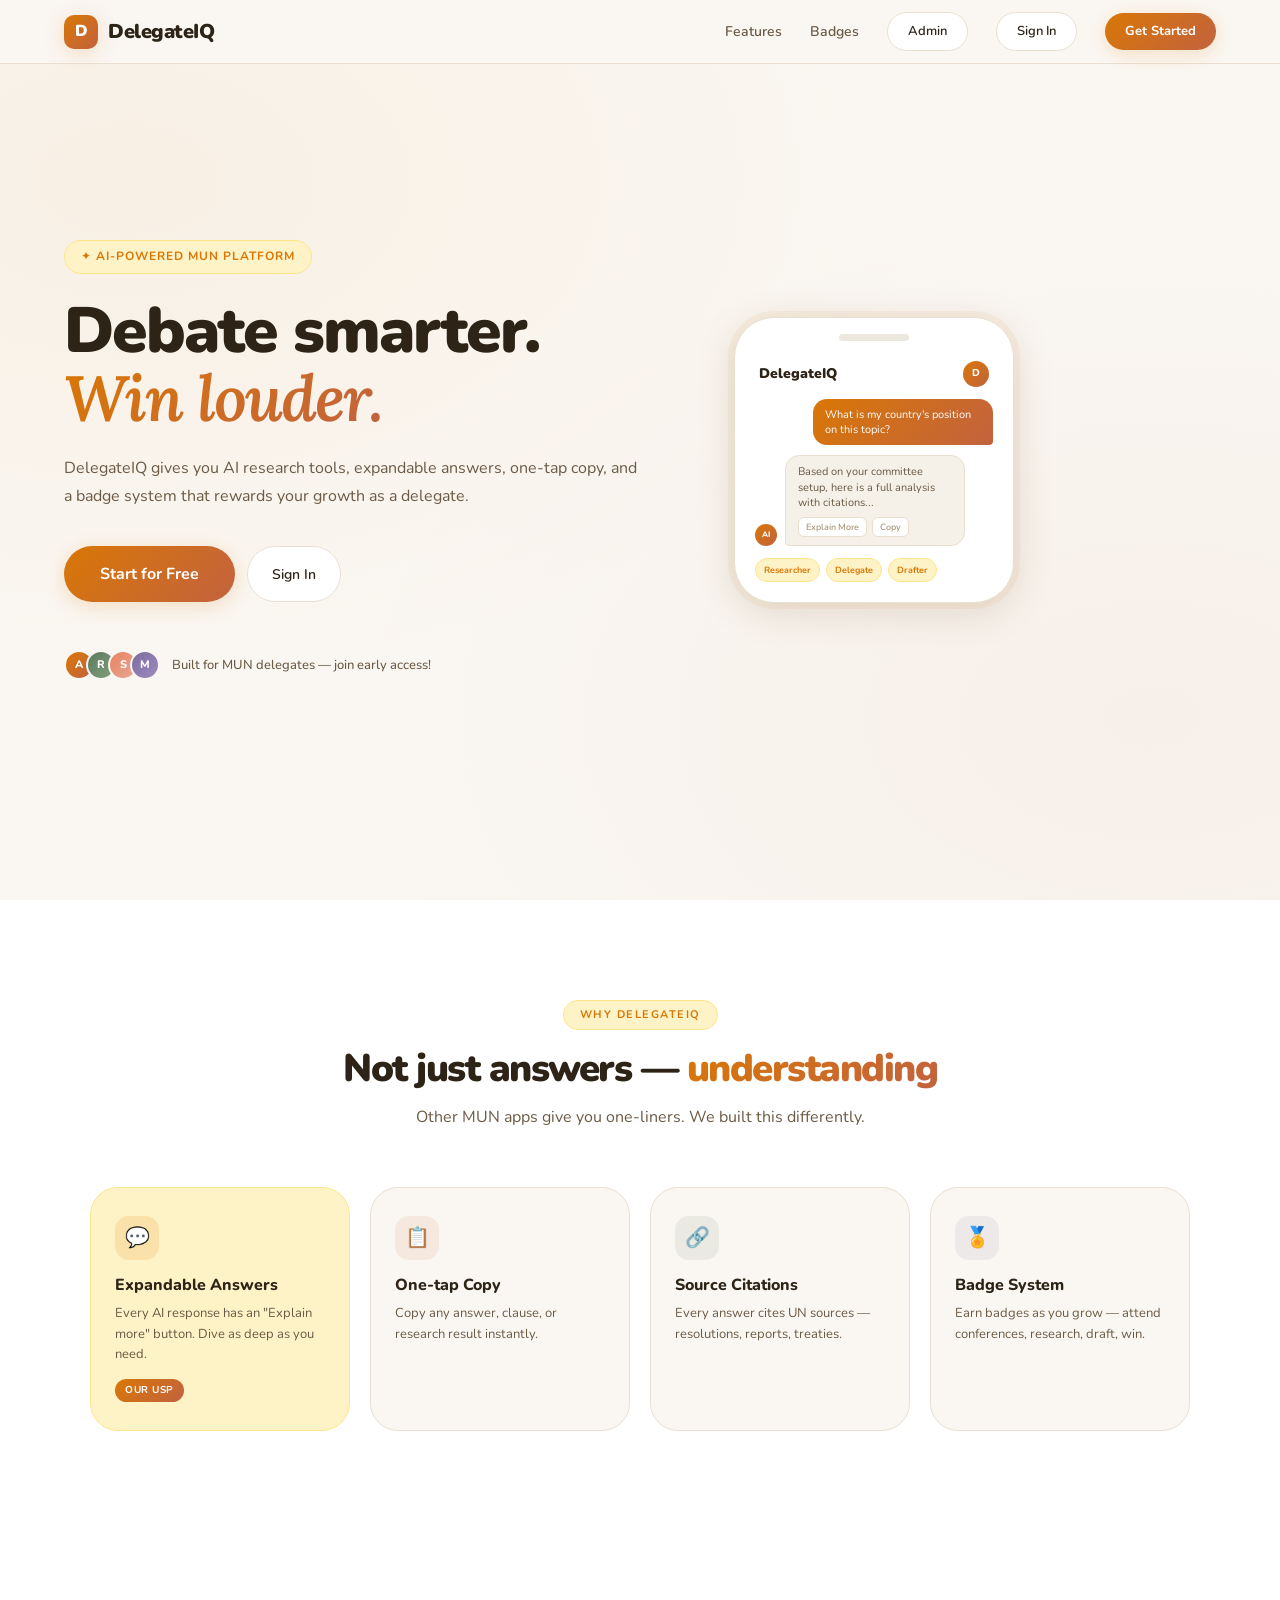
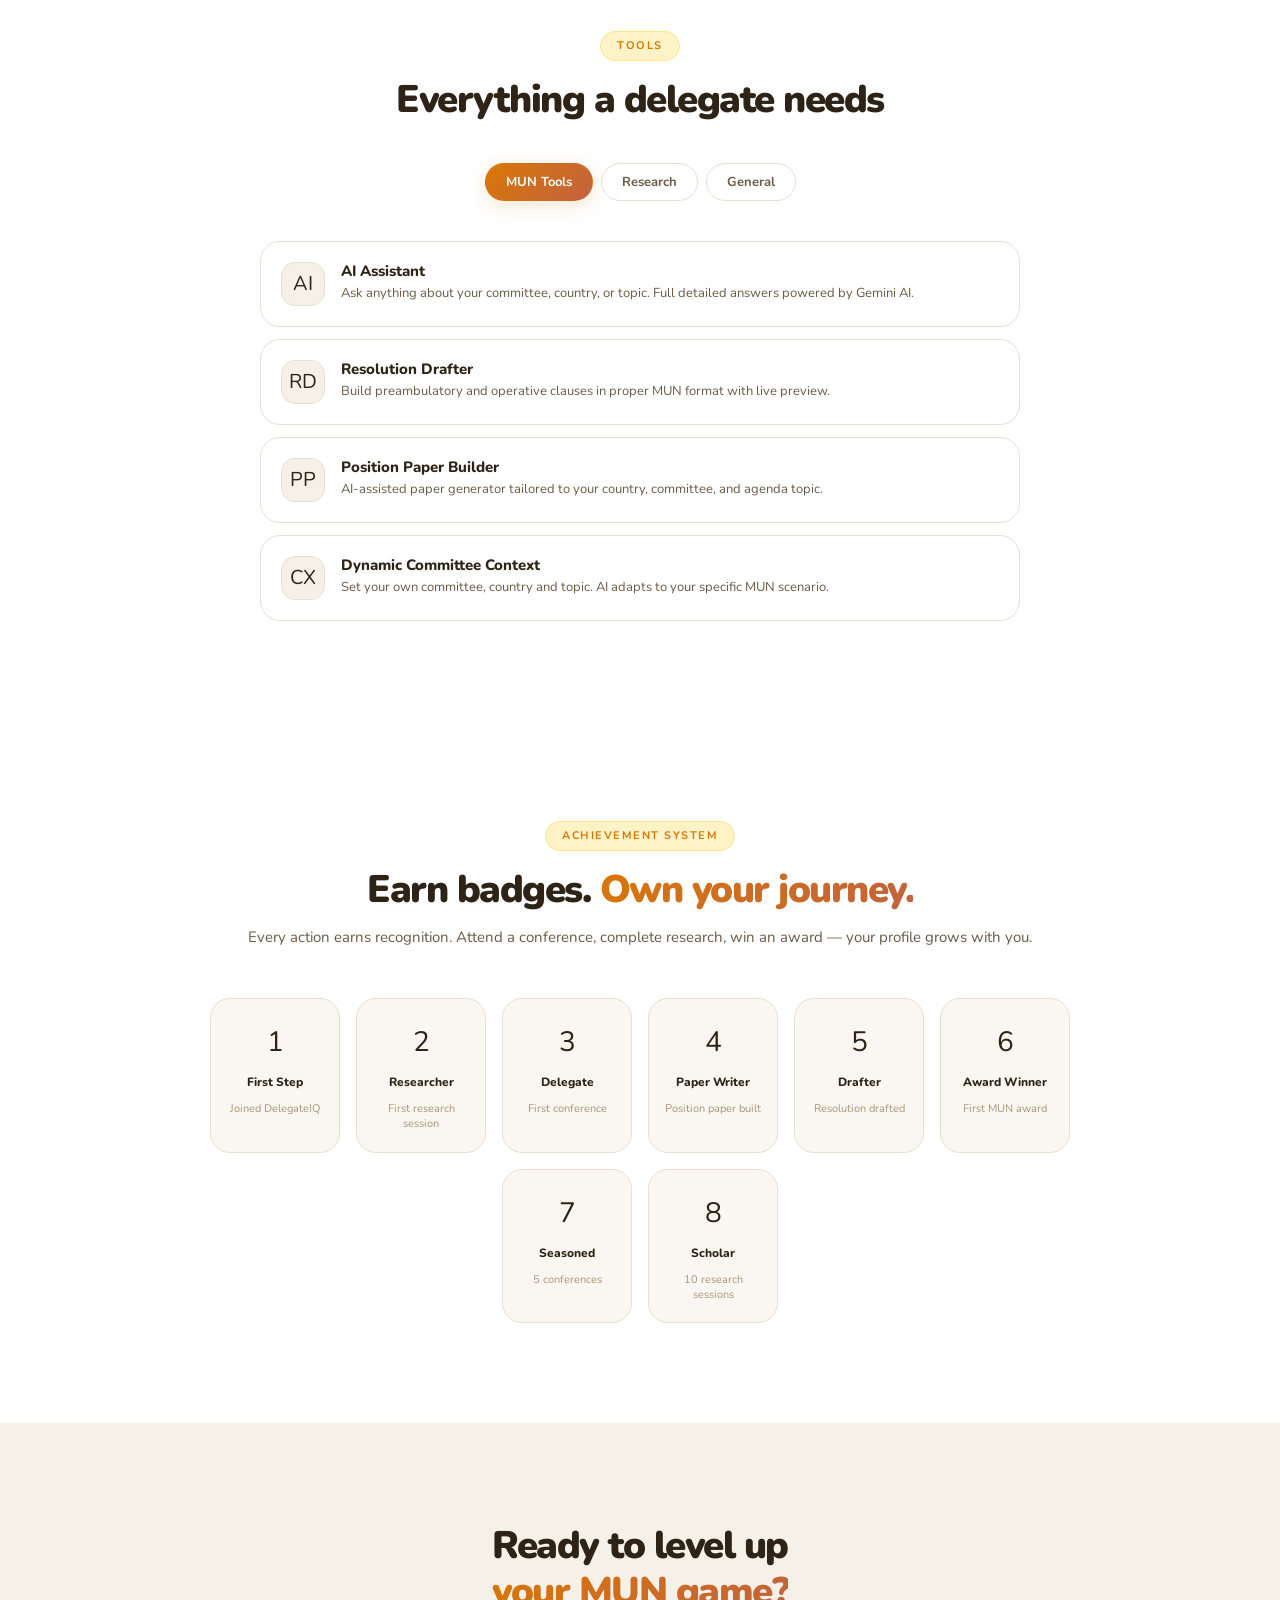
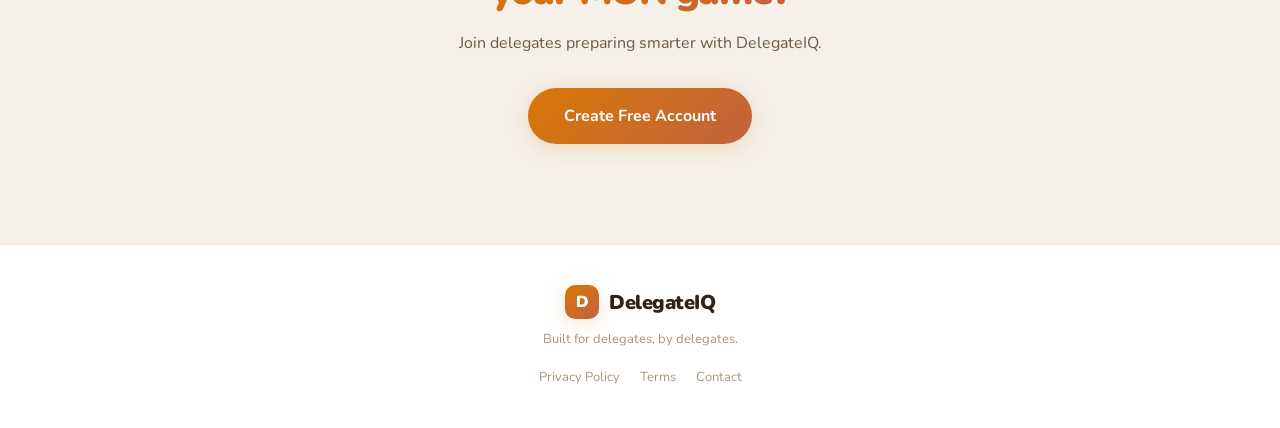
<file: index.html>
<!DOCTYPE html>
<html lang="en">
<head>
  <meta charset="UTF-8"/>
  <meta name="viewport" content="width=device-width, initial-scale=1.0"/>
  <title>DelegateIQ — Your AI-Powered MUN Companion</title>
  <link rel="stylesheet" href="css/style.css"/>
</head>
<body class="landing-page">
  <nav class="navbar">
    <div class="nav-logo"><div class="logo-mark">D</div><span class="logo-text">DelegateIQ</span></div>
    <div class="nav-links">
      <a href="#features">Features</a>
      <a href="#badges">Badges</a>
      <a href="pages/admin-login.html" class="btn-glass" style="padding:8px 20px;font-size:13px;">Admin</a>
      <a href="pages/login.html" class="btn-glass" style="padding:8px 20px;font-size:13px;">Sign In</a>
      <a href="pages/signup.html" class="btn-primary" style="padding:8px 20px;font-size:13px;">Get Started</a>
    </div>
  </nav>

  <section class="hero">
    <div class="hero-content">
      <div class="hero-eyebrow">✦ AI-Powered MUN Platform</div>
      <h1 class="hero-title">Debate smarter.<br/><span class="grad-word italic-word">Win louder.</span></h1>
      <p class="hero-sub">DelegateIQ gives you AI research tools, expandable answers, one-tap copy, and a badge system that rewards your growth as a delegate.</p>
      <div class="hero-ctas">
        <a href="pages/signup.html" class="btn-primary btn-lg">Start for Free</a>
        <a href="pages/login.html" class="btn-glass">Sign In</a>
      </div>
      <div class="hero-social-proof">
        <div class="avatar-stack"><span class="a1">A</span><span class="a2">R</span><span class="a3">S</span><span class="a4">M</span></div>
        <p class="social-text">Built for MUN delegates — join early access!</p>
      </div>
    </div>
    <div class="hero-visual">
      <div class="phone-frame">
        <div class="phone-notch"></div>
        <div class="phone-screen-content">
          <div class="phone-header"><span class="phone-header-logo">DelegateIQ</span><div class="phone-avatar">D</div></div>
          <div class="phone-chat">
            <div class="p-msg user"><div class="p-bubble user">What is my country's position on this topic?</div></div>
            <div class="p-msg">
              <div class="p-avatar">AI</div>
              <div class="p-bubble ai">Based on your committee setup, here is a full analysis with citations...
                <div class="p-actions">
                  <button class="p-action-btn">Explain More</button>
                  <button class="p-action-btn">Copy</button>
                </div>
              </div>
            </div>
          </div>
          <div class="phone-badge-strip">
            <div class="mini-badge">Researcher</div>
            <div class="mini-badge">Delegate</div>
            <div class="mini-badge">Drafter</div>
          </div>
        </div>
      </div>
    </div>
  </section>

  <section class="usp-section" id="features">
    <div class="section-eyebrow">Why DelegateIQ</div>
    <h2>Not just answers — <span class="grad-word">understanding</span></h2>
    <p class="section-sub">Other MUN apps give you one-liners. We built this differently.</p>
    <div class="usp-grid">
      <div class="usp-card featured">
        <div class="usp-icon-wrap" style="background:rgba(217,119,6,0.15)">&#128172;</div>
        <h3>Expandable Answers</h3>
        <p>Every AI response has an "Explain more" button. Dive as deep as you need.</p>
        <div class="usp-tag">Our USP</div>
      </div>
      <div class="usp-card">
        <div class="usp-icon-wrap" style="background:rgba(194,98,63,0.1)">&#128203;</div>
        <h3>One-tap Copy</h3>
        <p>Copy any answer, clause, or research result instantly.</p>
      </div>
      <div class="usp-card">
        <div class="usp-icon-wrap" style="background:rgba(92,122,92,0.1)">&#128279;</div>
        <h3>Source Citations</h3>
        <p>Every answer cites UN sources — resolutions, reports, treaties.</p>
      </div>
      <div class="usp-card">
        <div class="usp-icon-wrap" style="background:rgba(124,107,158,0.1)">&#127941;</div>
        <h3>Badge System</h3>
        <p>Earn badges as you grow — attend conferences, research, draft, win.</p>
      </div>
    </div>
  </section>

  <section class="features-section">
    <div class="section-eyebrow">Tools</div>
    <h2>Everything a delegate needs</h2>
    <div class="feat-tabs">
      <button class="feat-tab active" data-tab="mun">MUN Tools</button>
      <button class="feat-tab" data-tab="research">Research</button>
      <button class="feat-tab" data-tab="general">General</button>
    </div>
    <div class="feat-content active" id="ftab-mun">
      <div class="feat-list">
        <div class="feat-item"><div class="feat-icon">AI</div><div><h4>AI Assistant</h4><p>Ask anything about your committee, country, or topic. Full detailed answers powered by Gemini AI.</p></div></div>
        <div class="feat-item"><div class="feat-icon">RD</div><div><h4>Resolution Drafter</h4><p>Build preambulatory and operative clauses in proper MUN format with live preview.</p></div></div>
        <div class="feat-item"><div class="feat-icon">PP</div><div><h4>Position Paper Builder</h4><p>AI-assisted paper generator tailored to your country, committee, and agenda topic.</p></div></div>
        <div class="feat-item"><div class="feat-icon">CX</div><div><h4>Dynamic Committee Context</h4><p>Set your own committee, country and topic. AI adapts to your specific MUN scenario.</p></div></div>
      </div>
    </div>
    <div class="feat-content" id="ftab-research">
      <div class="feat-list">
        <div class="feat-item"><div class="feat-icon">UN</div><div><h4>UN Document Search</h4><p>Search real Wikipedia-based articles on any MUN topic. Copy, read full, or ask AI about any result.</p></div></div>
        <div class="feat-item"><div class="feat-icon">DF</div><div><h4>Dirt Finder</h4><p>Enter any country and AI finds real contradictions in their UN positions.</p></div></div>
        <div class="feat-item"><div class="feat-icon">PO</div><div><h4>POO Guide</h4><p>Quick reference for Points of Order, moderated caucus, voting procedure.</p></div></div>
      </div>
    </div>
    <div class="feat-content" id="ftab-general">
      <div class="feat-list">
        <div class="feat-item"><div class="feat-icon">BD</div><div><h4>Badge Achievement System</h4><p>Earn badges automatically as you use the platform.</p></div></div>
        <div class="feat-item"><div class="feat-icon">PR</div><div><h4>Delegate Profile</h4><p>Track your MUN history, conferences, awards, and badges.</p></div></div>
        <div class="feat-item"><div class="feat-icon">AU</div><div><h4>Secure User Accounts</h4><p>Real Firebase authentication with email/password and Google sign-in.</p></div></div>
        <div class="feat-item"><div class="feat-icon">AD</div><div><h4>Admin Panel</h4><p>Admins can post conference dates, committees, and announcements for all delegates.</p></div></div>
      </div>
    </div>
  </section>

  <section class="badges-section" id="badges">
    <div class="section-eyebrow">Achievement System</div>
    <h2>Earn badges. <span class="grad-word">Own your journey.</span></h2>
    <p class="section-sub">Every action earns recognition. Attend a conference, complete research, win an award — your profile grows with you.</p>
    <div class="badges-showcase">
      <div class="badge-preview"><div class="badge-emoji">1</div><div class="badge-name">First Step</div><div class="badge-desc">Joined DelegateIQ</div></div>
      <div class="badge-preview"><div class="badge-emoji">2</div><div class="badge-name">Researcher</div><div class="badge-desc">First research session</div></div>
      <div class="badge-preview"><div class="badge-emoji">3</div><div class="badge-name">Delegate</div><div class="badge-desc">First conference</div></div>
      <div class="badge-preview"><div class="badge-emoji">4</div><div class="badge-name">Paper Writer</div><div class="badge-desc">Position paper built</div></div>
      <div class="badge-preview"><div class="badge-emoji">5</div><div class="badge-name">Drafter</div><div class="badge-desc">Resolution drafted</div></div>
      <div class="badge-preview"><div class="badge-emoji">6</div><div class="badge-name">Award Winner</div><div class="badge-desc">First MUN award</div></div>
      <div class="badge-preview"><div class="badge-emoji">7</div><div class="badge-name">Seasoned</div><div class="badge-desc">5 conferences</div></div>
      <div class="badge-preview"><div class="badge-emoji">8</div><div class="badge-name">Scholar</div><div class="badge-desc">10 research sessions</div></div>
    </div>
  </section>

  <section class="cta-section">
    <div class="cta-inner">
      <h2>Ready to level up<br/><span class="grad-word">your MUN game?</span></h2>
      <p>Join delegates preparing smarter with DelegateIQ.</p>
      <a href="pages/signup.html" class="btn-primary btn-lg">Create Free Account</a>
    </div>
  </section>

  <footer class="footer">
    <div class="footer-logo"><div class="logo-mark">D</div><span class="logo-text">DelegateIQ</span></div>
    <p>Built for delegates, by delegates.</p>
    <div class="footer-links">
      <a href="privacy.html">Privacy Policy</a>
      <a href="terms.html">Terms</a>
      <a href="mailto:delegateiq2026@gmail.com">Contact</a>
    </div>
  </footer>

  <script>
    document.querySelectorAll('.feat-tab').forEach(btn => {
      btn.addEventListener('click', function() {
        document.querySelectorAll('.feat-tab').forEach(b => b.classList.remove('active'));
        document.querySelectorAll('.feat-content').forEach(c => c.classList.remove('active'));
        this.classList.add('active');
        document.getElementById('ftab-' + this.dataset.tab)?.classList.add('active');
      });
    });
  </script>
</body>
</html>
</file>
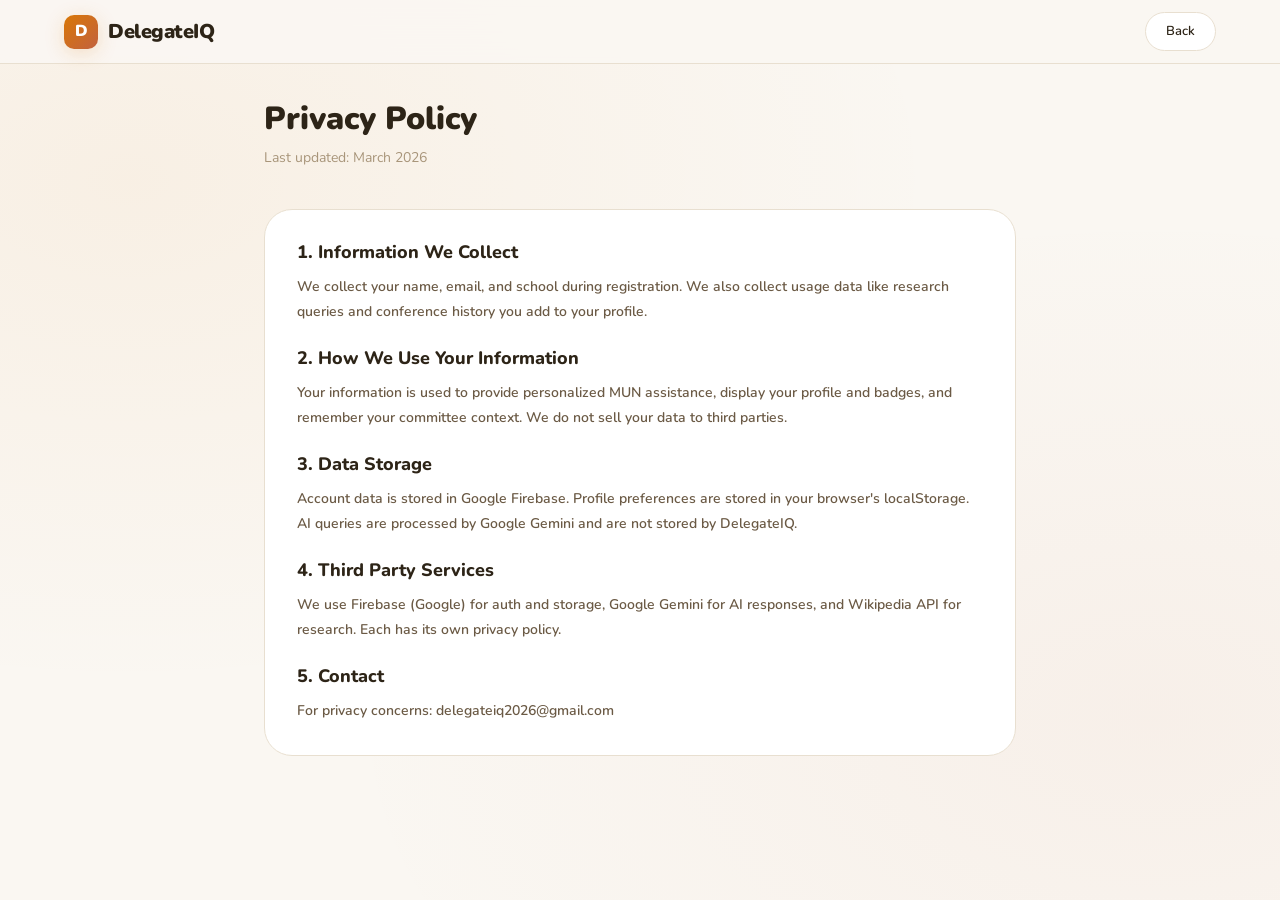
<file: privacy.html>
<!DOCTYPE html><html lang="en"><head><meta charset="UTF-8"/><meta name="viewport" content="width=device-width, initial-scale=1.0"/><title>Privacy Policy — DelegateIQ</title><link rel="stylesheet" href="css/style.css"/></head><body class="landing-page"><nav class="navbar"><div class="nav-logo"><div class="logo-mark">D</div><span class="logo-text">DelegateIQ</span></div><div class="nav-links"><a href="index.html" class="btn-glass" style="padding:8px 20px;font-size:13px;">Back</a></div></nav><div style="max-width:800px;margin:100px auto 60px;padding:0 24px;"><h1 style="font-size:32px;font-weight:900;margin-bottom:8px;">Privacy Policy</h1><p style="color:var(--text-muted);font-size:14px;margin-bottom:40px;">Last updated: March 2026</p><div style="background:white;border:1.5px solid var(--border);border-radius:var(--r-xl);padding:32px;display:flex;flex-direction:column;gap:24px;"><div><h2 style="font-size:18px;font-weight:800;margin-bottom:10px;">1. Information We Collect</h2><p style="color:var(--text-secondary);font-size:14px;line-height:1.8;font-weight:600;">We collect your name, email, and school during registration. We also collect usage data like research queries and conference history you add to your profile.</p></div><div><h2 style="font-size:18px;font-weight:800;margin-bottom:10px;">2. How We Use Your Information</h2><p style="color:var(--text-secondary);font-size:14px;line-height:1.8;font-weight:600;">Your information is used to provide personalized MUN assistance, display your profile and badges, and remember your committee context. We do not sell your data to third parties.</p></div><div><h2 style="font-size:18px;font-weight:800;margin-bottom:10px;">3. Data Storage</h2><p style="color:var(--text-secondary);font-size:14px;line-height:1.8;font-weight:600;">Account data is stored in Google Firebase. Profile preferences are stored in your browser's localStorage. AI queries are processed by Google Gemini and are not stored by DelegateIQ.</p></div><div><h2 style="font-size:18px;font-weight:800;margin-bottom:10px;">4. Third Party Services</h2><p style="color:var(--text-secondary);font-size:14px;line-height:1.8;font-weight:600;">We use Firebase (Google) for auth and storage, Google Gemini for AI responses, and Wikipedia API for research. Each has its own privacy policy.</p></div><div><h2 style="font-size:18px;font-weight:800;margin-bottom:10px;">5. Contact</h2><p style="color:var(--text-secondary);font-size:14px;line-height:1.8;font-weight:600;">For privacy concerns: delegateiq2026@gmail.com</p></div></div></div></body></html>
</file>
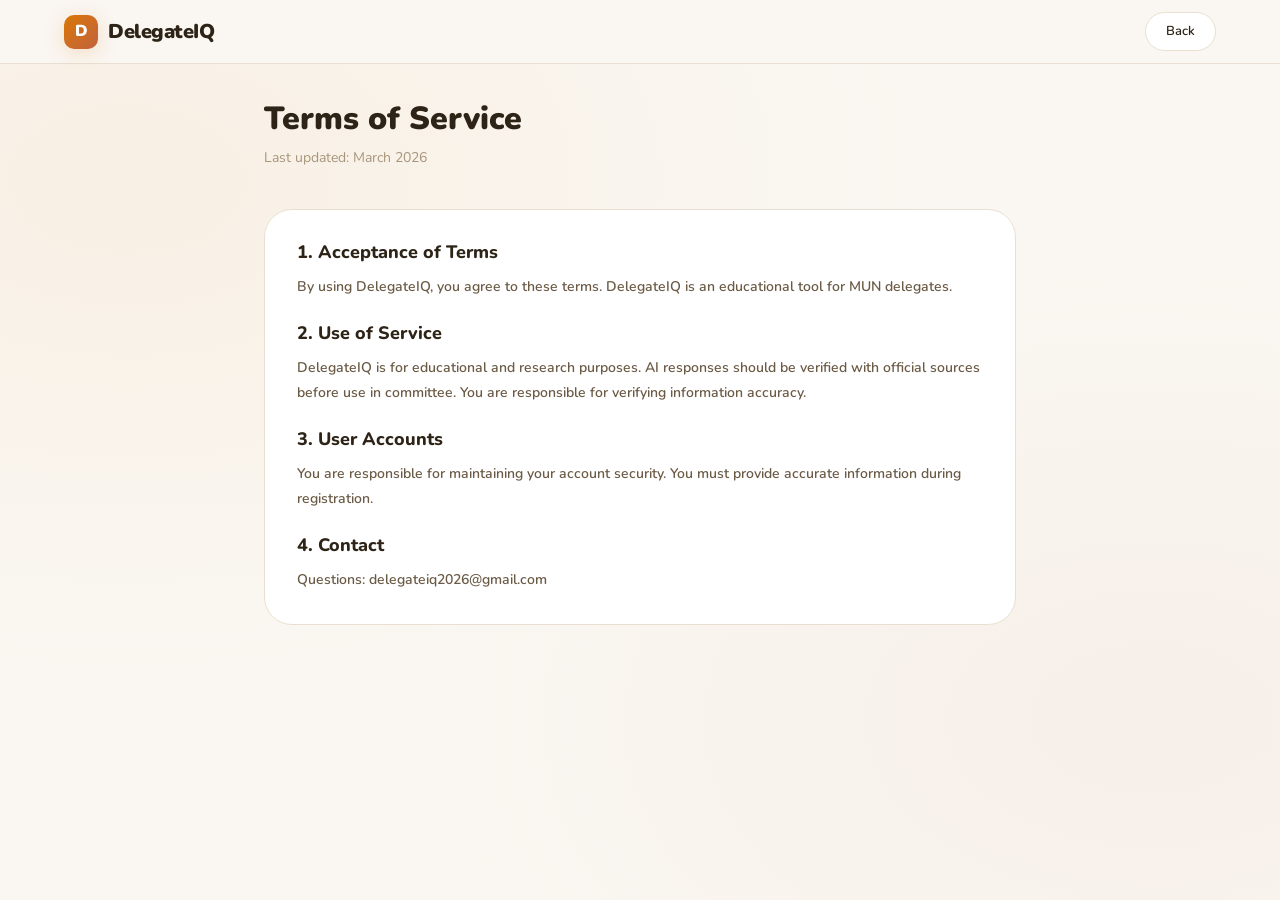
<file: terms.html>
<!DOCTYPE html><html lang="en"><head><meta charset="UTF-8"/><meta name="viewport" content="width=device-width, initial-scale=1.0"/><title>Terms of Service — DelegateIQ</title><link rel="stylesheet" href="css/style.css"/></head><body class="landing-page"><nav class="navbar"><div class="nav-logo"><div class="logo-mark">D</div><span class="logo-text">DelegateIQ</span></div><div class="nav-links"><a href="index.html" class="btn-glass" style="padding:8px 20px;font-size:13px;">Back</a></div></nav><div style="max-width:800px;margin:100px auto 60px;padding:0 24px;"><h1 style="font-size:32px;font-weight:900;margin-bottom:8px;">Terms of Service</h1><p style="color:var(--text-muted);font-size:14px;margin-bottom:40px;">Last updated: March 2026</p><div style="background:white;border:1.5px solid var(--border);border-radius:var(--r-xl);padding:32px;display:flex;flex-direction:column;gap:24px;"><div><h2 style="font-size:18px;font-weight:800;margin-bottom:10px;">1. Acceptance of Terms</h2><p style="color:var(--text-secondary);font-size:14px;line-height:1.8;font-weight:600;">By using DelegateIQ, you agree to these terms. DelegateIQ is an educational tool for MUN delegates.</p></div><div><h2 style="font-size:18px;font-weight:800;margin-bottom:10px;">2. Use of Service</h2><p style="color:var(--text-secondary);font-size:14px;line-height:1.8;font-weight:600;">DelegateIQ is for educational and research purposes. AI responses should be verified with official sources before use in committee. You are responsible for verifying information accuracy.</p></div><div><h2 style="font-size:18px;font-weight:800;margin-bottom:10px;">3. User Accounts</h2><p style="color:var(--text-secondary);font-size:14px;line-height:1.8;font-weight:600;">You are responsible for maintaining your account security. You must provide accurate information during registration.</p></div><div><h2 style="font-size:18px;font-weight:800;margin-bottom:10px;">4. Contact</h2><p style="color:var(--text-secondary);font-size:14px;line-height:1.8;font-weight:600;">Questions: delegateiq2026@gmail.com</p></div></div></div></body></html>
</file>
<file: css/style.css>
/* DelegateIQ — Warm Soft Design System | Nunito + Lora */
@import url('https://fonts.googleapis.com/css2?family=Nunito:wght@300;400;500;600;700;800;900&family=Lora:ital,wght@0,400;0,600;1,400;1,600&display=swap');
:root{--bg-base:#FAF7F2;--bg-card:#FFFFFF;--bg-soft:#F5F0E8;--bg-warm:#EDE8DF;--amber:#D97706;--amber-light:#F59E0B;--amber-pale:#FEF3C7;--amber-soft:#FDE68A;--terracotta:#C2623F;--terra-light:#E8845E;--terra-pale:#FDE8DF;--sage:#5C7A5C;--sage-pale:#E8F0E8;--blush-pale:#FDF0EE;--warm-purple:#7C6B9E;--warm-purple-pale:#EDE8F5;--grad-warm:linear-gradient(135deg,#D97706,#C2623F);--grad-soft:linear-gradient(135deg,#F59E0B,#E8845E);--grad-sage:linear-gradient(135deg,#5C7A5C,#7FA07F);--grad-text:linear-gradient(135deg,#D97706,#C2623F);--text-primary:#2D2417;--text-secondary:#6B5A45;--text-muted:#A8957A;--border:#E8DFD0;--border-warm:#D4C4A8;--border-focus:#D97706;--shadow-sm:0 1px 4px rgba(100,70,20,0.08);--shadow-md:0 4px 20px rgba(100,70,20,0.12);--shadow-lg:0 8px 40px rgba(100,70,20,0.16);--shadow-warm:0 4px 20px rgba(217,119,6,0.2);--r-sm:8px;--r-md:14px;--r-lg:20px;--r-xl:28px;--r-2xl:36px;--r-full:100px;--sidebar-w:230px;--header-h:60px;--transition:0.2s ease}
*,*::before,*::after{box-sizing:border-box;margin:0;padding:0}
html{scroll-behavior:smooth}
body{font-family:'Nunito',system-ui,sans-serif;font-size:15px;line-height:1.65;color:var(--text-primary);background:var(--bg-base);-webkit-font-smoothing:antialiased}
body::before{content:'';position:fixed;inset:0;z-index:-1;background:radial-gradient(ellipse at 10% 20%,rgba(217,119,6,0.06) 0%,transparent 50%),radial-gradient(ellipse at 90% 80%,rgba(194,98,63,0.05) 0%,transparent 50%),#FAF7F2;pointer-events:none}
h1,h2,h3,h4,h5{font-family:'Nunito',sans-serif;line-height:1.2;color:var(--text-primary)}
a{color:var(--amber);text-decoration:none;transition:color var(--transition)}
a:hover{color:var(--terracotta)}
.btn-primary{display:inline-flex;align-items:center;justify-content:center;gap:8px;background:var(--grad-warm);color:white;border:none;padding:12px 28px;border-radius:var(--r-full);font-family:'Nunito',sans-serif;font-size:14px;font-weight:700;cursor:pointer;transition:all var(--transition);text-decoration:none;box-shadow:var(--shadow-warm)}
.btn-primary:hover{transform:translateY(-2px);box-shadow:0 6px 28px rgba(217,119,6,0.3);color:white}
.btn-primary.btn-full{width:100%;border-radius:var(--r-md)}
.btn-primary.btn-lg{padding:15px 36px;font-size:16px}
.btn-glass{display:inline-flex;align-items:center;justify-content:center;gap:8px;background:white;color:var(--text-primary);border:1.5px solid var(--border);padding:12px 24px;border-radius:var(--r-full);font-family:'Nunito',sans-serif;font-size:14px;font-weight:600;cursor:pointer;transition:all var(--transition);text-decoration:none}
.btn-glass:hover{border-color:var(--amber);color:var(--amber);transform:translateY(-1px);box-shadow:var(--shadow-sm)}
.btn-ghost-sm{display:inline-flex;align-items:center;gap:6px;background:none;color:var(--text-secondary);border:1.5px solid var(--border);padding:7px 14px;border-radius:var(--r-sm);font-size:12px;font-weight:600;cursor:pointer;transition:all var(--transition);font-family:'Nunito',sans-serif}
.btn-ghost-sm:hover{border-color:var(--amber);color:var(--amber);background:var(--amber-pale)}
.navbar{position:fixed;top:0;left:0;right:0;z-index:100;display:flex;align-items:center;justify-content:space-between;padding:0 5%;height:64px;background:rgba(250,247,242,0.92);backdrop-filter:blur(16px);border-bottom:1px solid var(--border)}
.nav-logo{display:flex;align-items:center;gap:10px}
.logo-mark{width:34px;height:34px;background:var(--grad-warm);border-radius:10px;display:flex;align-items:center;justify-content:center;font-size:16px;font-weight:900;color:white;font-family:'Nunito',sans-serif;box-shadow:var(--shadow-warm)}
.logo-text{font-family:'Nunito',sans-serif;font-size:20px;font-weight:900;color:var(--text-primary);letter-spacing:-0.5px}
.nav-links{display:flex;align-items:center;gap:28px}
.nav-links a:not(.btn-primary):not(.btn-glass){font-size:14px;font-weight:600;color:var(--text-secondary);transition:color var(--transition)}
.nav-links a:not(.btn-primary):not(.btn-glass):hover{color:var(--amber)}
.landing-page{background:transparent}
.hero{min-height:100vh;display:flex;align-items:center;padding:100px 5% 80px;gap:60px}
.hero-content{flex:1;max-width:580px}
.hero-eyebrow{display:inline-flex;align-items:center;gap:8px;background:var(--amber-pale);border:1px solid var(--amber-soft);color:var(--amber);padding:6px 16px;border-radius:var(--r-full);font-size:12px;font-weight:700;text-transform:uppercase;letter-spacing:1px;margin-bottom:24px;animation:fadeUp 0.6s ease both}
.hero-title{font-size:clamp(2.4rem,5vw,4rem);font-weight:900;line-height:1.05;margin-bottom:20px;letter-spacing:-2px;animation:fadeUp 0.6s ease 0.1s both}
.grad-word{background:var(--grad-text);-webkit-background-clip:text;-webkit-text-fill-color:transparent;background-clip:text}
.italic-word{font-family:'Lora',serif;font-style:italic;font-weight:600}
.hero-sub{font-size:16px;color:var(--text-secondary);line-height:1.75;margin-bottom:36px;animation:fadeUp 0.6s ease 0.2s both}
.hero-ctas{display:flex;gap:12px;flex-wrap:wrap;margin-bottom:48px;animation:fadeUp 0.6s ease 0.25s both}
.hero-social-proof{display:flex;align-items:center;gap:12px;animation:fadeUp 0.6s ease 0.3s both}
.avatar-stack{display:flex}
.avatar-stack span{width:30px;height:30px;border-radius:50%;border:2px solid var(--bg-base);display:flex;align-items:center;justify-content:center;font-size:11px;font-weight:800;margin-left:-8px;color:white}
.avatar-stack span:first-child{margin-left:0}
.a1{background:var(--grad-warm)}.a2{background:linear-gradient(135deg,#5C7A5C,#7FA07F)}.a3{background:linear-gradient(135deg,#E8845E,#E8A598)}.a4{background:linear-gradient(135deg,#7C6B9E,#9C8BBE)}
.social-text{font-size:13px;color:var(--text-secondary);font-weight:500}
.social-text strong{color:var(--text-primary)}
.hero-visual{flex:0 0 340px;animation:fadeUp 0.8s ease 0.2s both}
.phone-frame{width:280px;background:white;border:1px solid var(--border);border-radius:40px;padding:16px;margin:0 auto;box-shadow:var(--shadow-lg),0 0 0 6px rgba(217,119,6,0.06)}
.phone-notch{width:70px;height:7px;background:var(--bg-warm);border-radius:100px;margin:0 auto 16px}
.phone-screen-content{display:flex;flex-direction:column;gap:12px;padding:4px}
.phone-header{display:flex;align-items:center;justify-content:space-between;padding:0 4px}
.phone-header-logo{font-size:14px;font-weight:900;color:var(--text-primary)}
.phone-avatar{width:26px;height:26px;background:var(--grad-warm);border-radius:50%;display:flex;align-items:center;justify-content:center;font-size:10px;font-weight:800;color:white}
.phone-chat{display:flex;flex-direction:column;gap:10px}
.p-msg{display:flex;gap:8px;align-items:flex-end}
.p-msg.user{flex-direction:row-reverse}
.p-avatar{width:22px;height:22px;background:var(--grad-warm);border-radius:50%;display:flex;align-items:center;justify-content:center;font-size:8px;font-weight:800;color:white;flex-shrink:0}
.p-bubble{border-radius:14px;padding:8px 12px;font-size:11px;line-height:1.4;max-width:180px}
.p-bubble.ai{background:var(--bg-soft);border:1px solid var(--border);color:var(--text-secondary);border-bottom-left-radius:4px}
.p-bubble.user{background:var(--grad-warm);color:white;border-bottom-right-radius:4px}
.p-actions{display:flex;gap:5px;margin-top:6px}
.p-action-btn{background:white;border:1px solid var(--border);color:var(--text-muted);padding:3px 7px;border-radius:6px;font-size:9px;cursor:pointer;font-family:'Nunito',sans-serif;font-weight:600}
.phone-badge-strip{display:flex;gap:6px;overflow:hidden}
.mini-badge{display:flex;align-items:center;gap:4px;background:var(--amber-pale);border:1px solid var(--amber-soft);padding:4px 8px;border-radius:100px;font-size:9px;color:var(--amber);white-space:nowrap;font-weight:700}
.section-eyebrow{display:inline-block;background:var(--amber-pale);border:1px solid var(--amber-soft);color:var(--amber);padding:5px 16px;border-radius:var(--r-full);font-size:11px;font-weight:700;text-transform:uppercase;letter-spacing:1.5px;margin-bottom:16px}
.usp-section{padding:100px 5%;text-align:center;background:white}
.usp-section h2{font-size:clamp(1.8rem,3vw,2.8rem);font-weight:900;letter-spacing:-1.5px;margin-bottom:12px}
.usp-section .section-sub{font-size:16px;color:var(--text-secondary);margin-bottom:56px}
.usp-grid{display:grid;grid-template-columns:repeat(auto-fit,minmax(240px,1fr));gap:20px;max-width:1100px;margin:0 auto}
.usp-card{background:var(--bg-base);border:1.5px solid var(--border);border-radius:var(--r-xl);padding:28px 24px;text-align:left;transition:all var(--transition)}
.usp-card:hover{border-color:var(--amber);transform:translateY(-4px);box-shadow:var(--shadow-md)}
.usp-card.featured{background:var(--amber-pale);border-color:var(--amber-soft)}
.usp-icon-wrap{width:44px;height:44px;border-radius:var(--r-md);display:flex;align-items:center;justify-content:center;font-size:20px;margin-bottom:16px}
.usp-card h3{font-size:16px;font-weight:800;margin-bottom:8px;color:var(--text-primary)}
.usp-card p{font-size:13px;color:var(--text-secondary);line-height:1.6}
.usp-tag{display:inline-block;margin-top:14px;background:var(--grad-warm);color:white;font-size:10px;font-weight:700;padding:3px 10px;border-radius:var(--r-full);text-transform:uppercase;letter-spacing:0.5px}
.features-section{padding:100px 5%;text-align:center}
.features-section h2{font-size:clamp(1.8rem,3vw,2.8rem);font-weight:900;letter-spacing:-1.5px;margin-bottom:40px}
.feat-tabs{display:flex;justify-content:center;gap:8px;flex-wrap:wrap;margin-bottom:40px}
.feat-tab{background:white;border:1.5px solid var(--border);color:var(--text-secondary);padding:9px 20px;border-radius:var(--r-full);font-size:13px;font-weight:700;cursor:pointer;transition:all var(--transition);font-family:'Nunito',sans-serif}
.feat-tab.active,.feat-tab:hover{background:var(--grad-warm);border-color:transparent;color:white;box-shadow:var(--shadow-warm)}
.feat-content{display:none;max-width:760px;margin:0 auto}
.feat-content.active{display:block}
.feat-list{display:flex;flex-direction:column;gap:12px}
.feat-item{display:flex;align-items:flex-start;gap:16px;background:white;border:1.5px solid var(--border);border-radius:var(--r-lg);padding:20px;text-align:left;transition:all var(--transition)}
.feat-item:hover{border-color:var(--amber);box-shadow:var(--shadow-sm);transform:translateX(4px)}
.feat-icon{width:44px;height:44px;flex-shrink:0;background:var(--bg-soft);border:1px solid var(--border);border-radius:var(--r-md);display:flex;align-items:center;justify-content:center;font-size:20px}
.feat-item h4{font-size:15px;font-weight:800;margin-bottom:4px}
.feat-item p{font-size:13px;color:var(--text-secondary);line-height:1.5}
.badges-section{padding:100px 5%;text-align:center;background:white}
.badges-section h2{font-size:clamp(1.8rem,3vw,2.8rem);font-weight:900;letter-spacing:-1.5px;margin-bottom:12px}
.badges-section .section-sub{color:var(--text-secondary);margin-bottom:48px}
.badges-showcase{display:flex;flex-wrap:wrap;justify-content:center;gap:16px;max-width:900px;margin:0 auto}
.badge-preview{display:flex;flex-direction:column;align-items:center;gap:8px;background:var(--bg-base);border:1.5px solid var(--border);border-radius:var(--r-lg);padding:20px 16px;width:130px;transition:all var(--transition)}
.badge-preview:hover{transform:translateY(-4px);border-color:var(--amber);box-shadow:var(--shadow-md);background:var(--amber-pale)}
.badge-emoji{font-size:28px}
.badge-name{font-size:12px;font-weight:800;text-align:center;color:var(--text-primary)}
.badge-desc{font-size:11px;color:var(--text-muted);text-align:center;line-height:1.4}
.cta-section{padding:100px 5%;text-align:center;background:var(--bg-soft)}
.cta-inner{max-width:560px;margin:0 auto}
.cta-section h2{font-size:clamp(1.8rem,3vw,2.6rem);font-weight:900;letter-spacing:-1.5px;margin-bottom:14px}
.cta-section p{color:var(--text-secondary);margin-bottom:32px;font-size:16px}
.footer{padding:40px 5%;text-align:center;border-top:1px solid var(--border);background:white}
.footer-logo{display:flex;align-items:center;justify-content:center;gap:10px;margin-bottom:10px}
.footer p{font-size:13px;color:var(--text-muted);margin-bottom:16px}
.footer-links{display:flex;justify-content:center;gap:20px}
.footer-links a{font-size:13px;color:var(--text-muted);transition:color var(--transition)}
.footer-links a:hover{color:var(--amber)}
.auth-page{min-height:100vh;display:flex;align-items:center;justify-content:center;padding:20px;background:var(--bg-base)}
.auth-container{width:100%;max-width:420px}
.auth-logo-centered{display:flex;align-items:center;justify-content:center;gap:10px;margin-bottom:28px;text-decoration:none}
.auth-card{background:white;border:1.5px solid var(--border);border-radius:var(--r-2xl);padding:36px 32px;box-shadow:var(--shadow-md)}
.auth-toggle-row{display:flex;background:var(--bg-soft);border:1px solid var(--border);border-radius:var(--r-md);padding:4px;margin-bottom:28px}
.auth-toggle{flex:1;text-align:center;padding:9px;border-radius:10px;font-size:13px;font-weight:700;color:var(--text-muted);transition:all var(--transition);text-decoration:none}
.auth-toggle.active{background:white;color:var(--text-primary);box-shadow:var(--shadow-sm)}
.auth-title{font-size:22px;font-weight:900;margin-bottom:4px;letter-spacing:-0.5px}
.auth-sub{font-size:13px;color:var(--text-muted);margin-bottom:24px;font-weight:600}
.auth-form{display:flex;flex-direction:column;gap:16px}
.form-group{display:flex;flex-direction:column;gap:6px}
.form-group label{font-size:12px;font-weight:700;color:var(--text-secondary);text-transform:uppercase;letter-spacing:0.5px}
.form-group input{padding:12px 14px;background:var(--bg-soft);border:1.5px solid var(--border);border-radius:var(--r-md);font-size:14px;font-family:'Nunito',sans-serif;color:var(--text-primary);outline:none;transition:all var(--transition)}
.form-group input:focus{border-color:var(--amber);background:white;box-shadow:0 0 0 3px rgba(217,119,6,0.1)}
.form-group input::placeholder{color:var(--text-muted)}
.form-row-2{display:grid;grid-template-columns:1fr 1fr;gap:12px}
.input-pw-wrap{position:relative}
.input-pw-wrap input{width:100%;padding-right:42px}
.toggle-pw{position:absolute;right:12px;top:50%;transform:translateY(-50%);background:none;border:none;cursor:pointer;font-size:14px;color:var(--text-muted)}
.pw-strength{margin-top:4px}
.pw-label{font-size:11px;font-weight:700}
.pw-label.weak{color:#DC2626}.pw-label.medium{color:var(--amber)}.pw-label.strong{color:var(--sage)}
.checkbox-label{display:flex;align-items:center;gap:8px;font-size:12px;color:var(--text-secondary);cursor:pointer;font-weight:600}
.checkbox-label input{accent-color:var(--amber)}
.form-row-space{display:flex;align-items:center;justify-content:space-between}
.forgot-link{font-size:12px;color:var(--amber);font-weight:700}
.auth-divider{display:flex;align-items:center;gap:12px;margin:20px 0;color:var(--text-muted);font-size:12px}
.auth-divider::before,.auth-divider::after{content:'';flex:1;height:1px;background:var(--border)}
.google-btn{display:flex;align-items:center;justify-content:center;gap:10px;background:white;border:1.5px solid var(--border);border-radius:var(--r-md);padding:12px;font-size:14px;font-weight:700;color:var(--text-primary);cursor:pointer;transition:all var(--transition);width:100%;font-family:'Nunito',sans-serif}
.google-btn:hover{border-color:var(--amber);background:var(--bg-soft);box-shadow:var(--shadow-sm)}
.auth-switch{text-align:center;font-size:13px;color:var(--text-muted);margin-top:20px;font-weight:600}
.auth-switch a{color:var(--amber);font-weight:700}
.auth-error{background:#FEF2F2;border:1px solid #FECACA;color:#DC2626;padding:10px 14px;border-radius:var(--r-md);font-size:13px;font-weight:600;display:none}
.auth-error.show{display:block}
.app-page{display:flex;min-height:100vh;background:var(--bg-base)}
.sidebar{width:var(--sidebar-w);min-height:100vh;background:white;border-right:1.5px solid var(--border);position:fixed;top:0;left:0;bottom:0;z-index:200;display:flex;flex-direction:column;transition:transform var(--transition)}
.sidebar-logo{display:flex;align-items:center;gap:10px;padding:20px 18px;border-bottom:1px solid var(--border)}
.sidebar-nav{flex:1;padding:12px 10px;display:flex;flex-direction:column;gap:2px;overflow-y:auto}
.nav-section-label{font-size:10px;font-weight:800;color:var(--text-muted);text-transform:uppercase;letter-spacing:1.5px;padding:12px 10px 4px}
.nav-item{display:flex;align-items:center;gap:10px;padding:10px 12px;border-radius:var(--r-md);font-size:13px;font-weight:700;color:var(--text-secondary);text-decoration:none;cursor:pointer;transition:all var(--transition)}
.nav-item:hover{color:var(--amber);background:var(--amber-pale)}
.nav-item.active{color:var(--amber);background:var(--amber-pale);border:1px solid var(--amber-soft)}
.nav-icon{font-size:15px;width:18px;text-align:center;flex-shrink:0}
.sidebar-bottom{padding:10px;border-top:1px solid var(--border);display:flex;flex-direction:column;gap:2px}
.sidebar-user{display:flex;align-items:center;gap:10px;padding:12px;border-radius:var(--r-md);border:1.5px solid var(--border);background:var(--bg-soft);margin:10px;cursor:pointer;transition:all var(--transition)}
.sidebar-user:hover{border-color:var(--amber);background:var(--amber-pale)}
.sidebar-user-name{font-size:13px;font-weight:800;color:var(--text-primary)}
.sidebar-user-role{font-size:11px;color:var(--text-muted);font-weight:600}
.main-content{flex:1;margin-left:var(--sidebar-w);min-height:100vh;display:flex;flex-direction:column}
.app-header{display:flex;align-items:center;gap:14px;height:var(--header-h);padding:0 24px;background:white;border-bottom:1.5px solid var(--border);position:sticky;top:0;z-index:100}
.app-header h2{font-size:17px;font-weight:800;color:var(--text-primary)}
.header-search{flex:1;max-width:380px;position:relative}
.header-search input{width:100%;padding:8px 14px 8px 36px;background:var(--bg-soft);border:1.5px solid var(--border);border-radius:var(--r-full);font-size:13px;color:var(--text-primary);outline:none;font-family:'Nunito',sans-serif;font-weight:600;transition:all var(--transition)}
.header-search input:focus{border-color:var(--amber);background:white}
.header-search input::placeholder{color:var(--text-muted)}
.search-icon{position:absolute;left:12px;top:50%;transform:translateY(-50%);font-size:13px;pointer-events:none}
.header-right{display:flex;align-items:center;gap:10px;margin-left:auto}
.notif-btn{position:relative;background:var(--bg-soft);border:1.5px solid var(--border);color:var(--text-secondary);font-size:16px;width:36px;height:36px;border-radius:var(--r-md);display:flex;align-items:center;justify-content:center;cursor:pointer;transition:all var(--transition)}
.notif-btn:hover{border-color:var(--amber);background:var(--amber-pale)}
.notif-dot{position:absolute;top:6px;right:6px;width:7px;height:7px;background:var(--terracotta);border-radius:50%;border:1.5px solid white}
.avatar-btn{width:34px;height:34px;background:var(--grad-warm);border-radius:50%;display:flex;align-items:center;justify-content:center;font-size:12px;font-weight:900;color:white;cursor:pointer;flex-shrink:0;box-shadow:var(--shadow-warm)}
.sidebar-toggle{display:none;background:var(--bg-soft);border:1.5px solid var(--border);color:var(--text-primary);width:34px;height:34px;border-radius:var(--r-md);font-size:16px;cursor:pointer;align-items:center;justify-content:center}
.dashboard-body{padding:24px}
.greeting-banner{background:linear-gradient(135deg,var(--amber-pale),var(--terra-pale));border:1.5px solid var(--amber-soft);border-radius:var(--r-xl);padding:24px 28px;margin-bottom:24px;display:flex;align-items:center;justify-content:space-between;flex-wrap:wrap;gap:16px}
.greeting-banner h1{font-size:clamp(1.2rem,2vw,1.6rem);font-weight:900;letter-spacing:-0.5px;margin-bottom:4px}
.greeting-banner p{font-size:13px;color:var(--text-secondary);font-weight:600}
.conf-countdown{display:flex;flex-direction:column;align-items:flex-end}
.countdown-num{font-family:'Lora',serif;font-style:italic;font-size:3rem;font-weight:600;color:var(--amber);line-height:1}
.countdown-label{font-size:11px;color:var(--text-muted);text-align:right;font-weight:700}
.quick-actions{display:grid;grid-template-columns:2fr 1fr 1fr 1fr;gap:12px;margin-bottom:24px}
.qa-card{background:white;border:1.5px solid var(--border);border-radius:var(--r-lg);padding:18px;display:flex;align-items:center;gap:12px;text-decoration:none;color:var(--text-primary);transition:all var(--transition);cursor:pointer}
.qa-card:hover{border-color:var(--amber);transform:translateY(-2px);box-shadow:var(--shadow-md);color:var(--text-primary)}
.qa-card.qa-main{background:var(--grad-warm);border-color:transparent;color:white;box-shadow:var(--shadow-warm)}
.qa-card.qa-main:hover{transform:translateY(-2px);box-shadow:0 6px 28px rgba(217,119,6,0.35)}
.qa-icon{font-size:22px;flex-shrink:0}
.qa-text h3{font-size:13px;font-weight:800;margin-bottom:2px}
.qa-text p{font-size:11px;color:var(--text-muted);font-weight:600}
.qa-card.qa-main .qa-text p{color:rgba(255,255,255,0.7)}
.qa-arrow{margin-left:auto;font-size:16px}
.dash-grid{display:grid;grid-template-columns:1.2fr 1fr;gap:16px}
.dash-card{background:white;border:1.5px solid var(--border);border-radius:var(--r-xl);padding:22px}
.dash-card-header{display:flex;align-items:center;justify-content:space-between;margin-bottom:18px}
.dash-card-header h3{font-size:14px;font-weight:800;color:var(--text-primary)}
.badge-chip{font-size:10px;font-weight:800;padding:3px 10px;border-radius:var(--r-full);text-transform:uppercase;letter-spacing:0.5px}
.chip-green{background:var(--sage-pale);color:var(--sage);border:1px solid rgba(92,122,92,0.2)}
.chip-violet{background:var(--warm-purple-pale);color:var(--warm-purple);border:1px solid rgba(124,107,158,0.2)}
.chip-cyan{background:#E0F2FE;color:#0369A1;border:1px solid #BAE6FD}
.conf-title{font-family:'Lora',serif;font-size:22px;font-weight:600;color:var(--text-primary);margin-bottom:12px}
.conf-meta{display:flex;flex-direction:column;gap:6px;font-size:13px;color:var(--text-secondary);margin-bottom:18px;font-weight:600}
.prep-label{display:flex;justify-content:space-between;font-size:12px;color:var(--text-secondary);margin-bottom:8px;font-weight:700}
.prep-track{height:8px;background:var(--bg-warm);border-radius:100px;overflow:hidden}
.prep-fill{height:100%;background:var(--grad-warm);border-radius:100px;transition:width 1.2s cubic-bezier(0.4,0,0.2,1)}
.stats-grid{display:grid;grid-template-columns:1fr 1fr;gap:10px}
.stat-tile{background:var(--bg-soft);border:1px solid var(--border);border-radius:var(--r-md);padding:14px;text-align:center}
.stat-tile-n{display:block;font-size:26px;font-weight:900;color:var(--amber);margin-bottom:4px;font-family:'Lora',serif;font-style:italic}
.stat-tile-l{font-size:10px;color:var(--text-muted);text-transform:uppercase;letter-spacing:0.5px;font-weight:700}
.activity-list{display:flex;flex-direction:column}
.act-item{display:flex;align-items:center;gap:12px;padding:12px 0;border-bottom:1px solid var(--bg-warm)}
.act-item:last-child{border-bottom:none}
.act-icon{width:36px;height:36px;flex-shrink:0;background:var(--bg-soft);border:1px solid var(--border);border-radius:var(--r-md);display:flex;align-items:center;justify-content:center;font-size:14px}
.act-text p{font-size:13px;color:var(--text-primary);margin-bottom:2px;font-weight:600}
.act-text span{font-size:11px;color:var(--text-muted);font-weight:600}
.chat-main{flex-direction:column;overflow:hidden}
.ctx-pills{display:flex;gap:6px;flex-wrap:wrap}
.ctx-pill{background:var(--bg-soft);border:1px solid var(--border);color:var(--text-secondary);padding:3px 10px;border-radius:var(--r-full);font-size:11px;font-weight:700}
.ctx-pill.country{background:var(--amber-pale);border-color:var(--amber-soft);color:var(--amber)}
.chat-container{flex:1;overflow-y:auto;padding:24px 24px 140px}
.chat-welcome{max-width:620px;margin:0 auto;text-align:center;padding:48px 0 32px}
.welcome-orb{width:64px;height:64px;margin:0 auto 20px;background:var(--grad-warm);border-radius:50%;display:flex;align-items:center;justify-content:center;font-size:24px;box-shadow:var(--shadow-warm)}
.chat-welcome h3{font-size:22px;font-weight:900;margin-bottom:8px}
.chat-welcome p{font-size:14px;color:var(--text-secondary);font-weight:600}
.welcome-note{font-size:13px;color:var(--text-muted);max-width:440px;margin:8px auto 28px;line-height:1.6}
.suggestions{display:flex;flex-direction:column;gap:8px;max-width:500px;margin:0 auto}
.suggestion{background:white;border:1.5px solid var(--border);border-radius:var(--r-md);padding:12px 16px;font-size:13px;text-align:left;cursor:pointer;color:var(--text-secondary);transition:all var(--transition);font-family:'Nunito',sans-serif;font-weight:600}
.suggestion:hover{border-color:var(--amber);color:var(--amber);background:var(--amber-pale);transform:translateX(4px)}
#messages{display:flex;flex-direction:column;gap:20px;max-width:720px;margin:0 auto}
.chat-msg{display:flex;gap:10px;align-items:flex-start}
.chat-msg.user{flex-direction:row-reverse}
.chat-ai-avatar{width:32px;height:32px;flex-shrink:0;background:var(--grad-warm);border-radius:50%;display:flex;align-items:center;justify-content:center;font-size:11px;font-weight:900;color:white}
.chat-bubble{border-radius:18px;padding:14px 16px;font-size:14px;line-height:1.65;max-width:640px}
.chat-msg.user .chat-bubble{background:var(--grad-warm);color:white;border-bottom-right-radius:4px;box-shadow:var(--shadow-warm)}
.chat-msg.ai .chat-bubble{background:white;border:1.5px solid var(--border);color:var(--text-primary);border-bottom-left-radius:4px;box-shadow:var(--shadow-sm)}
.ai-actions{display:flex;gap:6px;flex-wrap:wrap;margin-top:12px;padding-top:12px;border-top:1px solid var(--bg-warm)}
.action-btn{display:flex;align-items:center;gap:5px;background:var(--bg-soft);border:1px solid var(--border);color:var(--text-secondary);padding:6px 12px;border-radius:var(--r-sm);font-size:12px;font-weight:700;cursor:pointer;transition:all var(--transition);font-family:'Nunito',sans-serif}
.action-btn:hover{background:var(--amber-pale);border-color:var(--amber-soft);color:var(--amber)}
.action-btn.expand-btn{background:var(--amber-pale);border-color:var(--amber-soft);color:var(--amber)}
.expanded-divider{height:1px;background:var(--bg-warm);margin:12px 0}
.expanded-text{font-size:13px;line-height:1.75;color:var(--text-secondary)}
.expanded-text p{margin-bottom:10px}
.expanded-text strong{color:var(--text-primary)}
.sources-label{font-size:12px;font-weight:700;color:var(--text-muted);margin-bottom:8px}
.sources-list{list-style:none;display:flex;flex-direction:column;gap:6px}
.sources-list li{font-size:12px;color:var(--terracotta);padding:6px 12px;background:var(--terra-pale);border-radius:var(--r-sm);border-left:2px solid var(--terracotta);font-weight:600}
.typing-indicator{display:flex;align-items:center;gap:10px;max-width:720px;margin:0 auto}
.typing-avatar{width:32px;height:32px;background:var(--grad-warm);border-radius:50%;display:flex;align-items:center;justify-content:center;font-size:11px;font-weight:900;color:white}
.typing-dots{display:flex;gap:4px;align-items:center;background:white;border:1.5px solid var(--border);border-radius:18px;padding:12px 16px;box-shadow:var(--shadow-sm)}
.typing-dots span{width:6px;height:6px;background:var(--amber);border-radius:50%;animation:bounce 1.2s ease infinite}
.typing-dots span:nth-child(2){animation-delay:0.2s}
.typing-dots span:nth-child(3){animation-delay:0.4s}
@keyframes bounce{0%,60%,100%{transform:translateY(0);opacity:0.4}30%{transform:translateY(-5px);opacity:1}}
.chat-input-bar{position:fixed;bottom:0;left:var(--sidebar-w);right:0;background:rgba(250,247,242,0.95);border-top:1.5px solid var(--border);backdrop-filter:blur(16px);padding:14px 24px 12px;z-index:50}
.chat-input-wrap{max-width:720px;margin:0 auto;display:flex;align-items:flex-end;gap:8px;background:white;border:2px solid var(--border);border-radius:var(--r-xl);padding:10px 12px;box-shadow:var(--shadow-sm);transition:border-color var(--transition)}
.chat-input-wrap:focus-within{border-color:var(--amber);box-shadow:0 0 0 3px rgba(217,119,6,0.1)}
.ctx-tag{display:flex;align-items:center;gap:6px;background:var(--bg-soft);border:1px solid var(--border);color:var(--text-muted);font-size:11px;padding:4px 10px;border-radius:var(--r-full);white-space:nowrap;flex-shrink:0;align-self:center;font-weight:700}
#chatInput{flex:1;border:none;outline:none;resize:none;font-family:'Nunito',sans-serif;font-size:14px;color:var(--text-primary);line-height:1.5;background:transparent;max-height:120px;overflow-y:auto;font-weight:600}
#chatInput::placeholder{color:var(--text-muted)}
.input-btns{display:flex;align-items:center;gap:6px}
.attach-btn{background:none;border:none;font-size:15px;cursor:pointer;color:var(--text-muted);padding:6px;border-radius:var(--r-sm);transition:all var(--transition)}
.attach-btn:hover{color:var(--amber);background:var(--amber-pale)}
.send-btn{background:var(--grad-warm);border:none;color:white;width:34px;height:34px;border-radius:50%;display:flex;align-items:center;justify-content:center;cursor:pointer;transition:all var(--transition);flex-shrink:0;box-shadow:var(--shadow-warm)}
.send-btn:hover{transform:scale(1.08)}
.input-note{font-size:11px;color:var(--text-muted);text-align:center;margin-top:6px;max-width:720px;margin-left:auto;margin-right:auto;font-weight:600}
.research-body{padding:24px}
.research-hero{background:linear-gradient(135deg,var(--amber-pale),var(--terra-pale));border:1.5px solid var(--amber-soft);border-radius:var(--r-xl);padding:28px;margin-bottom:24px}
.research-hero h2{font-size:22px;font-weight:900;margin-bottom:6px}
.research-hero p{color:var(--text-secondary);font-size:14px;margin-bottom:20px;font-weight:600}
.research-bar{display:flex;align-items:center;gap:10px;flex-wrap:wrap;background:white;border:1.5px solid var(--border);border-radius:var(--r-lg);padding:8px 14px;margin-bottom:14px;transition:border-color var(--transition);box-shadow:var(--shadow-sm)}
.research-bar:focus-within{border-color:var(--amber);box-shadow:0 0 0 3px rgba(217,119,6,0.1)}
.rs-icon{font-size:15px;color:var(--text-muted);flex-shrink:0}
.research-bar input{flex:1;min-width:180px;border:none;outline:none;background:transparent;font-family:'Nunito',sans-serif;font-size:14px;color:var(--text-primary);font-weight:600}
.research-bar input::placeholder{color:var(--text-muted)}
.rs-select{background:var(--bg-soft);border:1px solid var(--border);color:var(--text-secondary);padding:6px 10px;border-radius:var(--r-sm);font-size:12px;font-family:'Nunito',sans-serif;cursor:pointer;font-weight:600}
.quick-tags{display:flex;align-items:center;gap:8px;flex-wrap:wrap}
.quick-tags span{font-size:12px;color:var(--text-muted);font-weight:700}
.q-tag{background:white;border:1.5px solid var(--border);border-radius:var(--r-full);padding:4px 12px;font-size:12px;cursor:pointer;color:var(--amber);transition:all var(--transition);font-family:'Nunito',sans-serif;font-weight:700}
.q-tag:hover{background:var(--amber-pale);border-color:var(--amber-soft)}
.research-tools-grid{display:grid;grid-template-columns:repeat(auto-fit,minmax(200px,1fr));gap:14px;margin-bottom:28px}
.tool-card{background:white;border:1.5px solid var(--border);border-radius:var(--r-lg);padding:20px;cursor:pointer;transition:all var(--transition);position:relative;overflow:hidden}
.tool-card::before{content:'';position:absolute;top:0;left:0;right:0;height:3px;opacity:0;transition:opacity var(--transition);background:var(--grad-warm)}
.tool-card:hover{transform:translateY(-3px);box-shadow:var(--shadow-md);border-color:var(--amber)}
.tool-card:hover::before{opacity:1}
.tool-icon{font-size:24px;margin-bottom:12px}
.tool-card h4{font-size:14px;font-weight:800;margin-bottom:6px;color:var(--text-primary)}
.tool-card p{font-size:12px;color:var(--text-muted);line-height:1.5;font-weight:600}
.tool-tag{display:inline-block;margin-top:10px;font-size:10px;font-weight:800;padding:2px 8px;border-radius:var(--r-full);text-transform:uppercase;letter-spacing:0.5px}
.tt-ai{background:var(--amber-pale);color:var(--amber)}
.tt-guide{background:var(--sage-pale);color:var(--sage)}
.doc-type-badge{display:inline-block;font-size:10px;font-weight:800;text-transform:uppercase;letter-spacing:0.5px;padding:2px 8px;border-radius:var(--r-full)}
.dt-res{background:var(--warm-purple-pale);color:var(--warm-purple)}
.dt-rep{background:var(--sage-pale);color:var(--sage)}
.doc-grid{display:grid;grid-template-columns:repeat(auto-fill,minmax(240px,1fr));gap:14px}
.doc-card{background:white;border:1.5px solid var(--border);border-radius:var(--r-lg);padding:18px;cursor:pointer;transition:all var(--transition)}
.doc-card:hover{border-color:var(--amber);transform:translateY(-2px);box-shadow:var(--shadow-md)}
.doc-card h4{font-size:14px;font-weight:800;margin:10px 0 6px;color:var(--text-primary)}
.doc-card p{font-size:12px;color:var(--text-muted);line-height:1.5;font-weight:600}
.doc-footer{display:flex;justify-content:space-between;margin-top:12px;padding-top:10px;border-top:1px solid var(--bg-warm);font-size:11px;color:var(--text-muted);font-weight:700}
.doc-modal{position:fixed;inset:0;z-index:1000;background:rgba(45,36,23,0.5);backdrop-filter:blur(8px);display:flex;align-items:center;justify-content:center;padding:20px}
.doc-modal-inner{background:white;border:1.5px solid var(--border);border-radius:var(--r-2xl);padding:32px;width:100%;max-width:560px;box-shadow:var(--shadow-lg)}
.modal-header{display:flex;align-items:flex-start;justify-content:space-between;margin-bottom:18px;gap:16px}
.modal-header h3{font-size:18px;font-weight:900;margin-top:8px;color:var(--text-primary)}
.modal-close{background:var(--bg-soft);border:1px solid var(--border);color:var(--text-muted);width:32px;height:32px;border-radius:var(--r-md);display:flex;align-items:center;justify-content:center;cursor:pointer;flex-shrink:0;font-size:14px;transition:all var(--transition)}
.modal-close:hover{border-color:var(--amber);color:var(--amber);background:var(--amber-pale)}
.modal-body p{font-size:14px;color:var(--text-secondary);line-height:1.75;margin-bottom:24px;font-weight:600}
.modal-actions{display:flex;gap:10px}
.profile-body{padding:24px}
.profile-hero{background:white;border:1.5px solid var(--border);border-radius:var(--r-xl);padding:28px;margin-bottom:24px;display:flex;align-items:flex-start;gap:24px;box-shadow:var(--shadow-sm)}
.profile-avatar-lg{width:72px;height:72px;flex-shrink:0;background:var(--grad-warm);border-radius:50%;display:flex;align-items:center;justify-content:center;font-size:22px;font-weight:900;color:white;box-shadow:var(--shadow-warm)}
.profile-details{flex:1}
.profile-name{font-size:22px;font-weight:900;letter-spacing:-0.5px;margin-bottom:4px}
.profile-school{font-size:13px;color:var(--text-secondary);margin-bottom:10px;font-weight:600}
.profile-bio{font-size:13px;color:var(--text-secondary);line-height:1.6;margin-bottom:12px;font-weight:600}
.profile-tags{display:flex;gap:6px;flex-wrap:wrap}
.p-tag{background:var(--bg-soft);border:1px solid var(--border);color:var(--text-secondary);padding:3px 10px;border-radius:var(--r-full);font-size:11px;font-weight:700}
.profile-stats{display:flex;flex-direction:column;gap:10px;text-align:center;border-left:1px solid var(--border);padding-left:24px}
.ps-n{display:block;font-size:24px;font-weight:900;color:var(--amber);font-family:'Lora',serif;font-style:italic}
.ps-l{font-size:10px;color:var(--text-muted);text-transform:uppercase;letter-spacing:0.5px;font-weight:700}
.profile-tabs{display:flex;gap:4px;margin-bottom:20px;background:var(--bg-soft);border:1px solid var(--border);border-radius:var(--r-md);padding:4px;width:fit-content}
.ptab{background:none;border:none;padding:9px 18px;border-radius:var(--r-sm);font-size:13px;font-weight:700;cursor:pointer;color:var(--text-muted);transition:all var(--transition);font-family:'Nunito',sans-serif}
.ptab.active{background:white;color:var(--amber);box-shadow:var(--shadow-sm);border:1px solid var(--amber-soft)}
.badges-grid{display:grid;grid-template-columns:repeat(auto-fill,minmax(150px,1fr));gap:12px;margin-bottom:16px}
.badge-card{background:white;border:1.5px solid var(--border);border-radius:var(--r-lg);padding:18px 14px;text-align:center;transition:all var(--transition);position:relative;overflow:hidden}
.badge-card.earned{border-color:var(--amber-soft);background:var(--amber-pale)}
.badge-card.earned::before{content:'';position:absolute;top:0;left:0;right:0;height:3px;background:var(--grad-warm)}
.badge-card.locked{opacity:0.5}
.badge-card:hover{transform:translateY(-3px);box-shadow:var(--shadow-md)}
.badge-emoji-lg{font-size:28px;margin-bottom:8px}
.badge-card-name{font-size:12px;font-weight:800;margin-bottom:4px;color:var(--text-primary)}
.badge-card-desc{font-size:11px;color:var(--text-muted);line-height:1.4;font-weight:600}
.badge-lock{position:absolute;top:8px;right:8px;font-size:12px}
.awards-grid{display:grid;grid-template-columns:repeat(auto-fill,minmax(220px,1fr));gap:12px;margin-bottom:16px}
.award-card{background:white;border:1.5px solid var(--border);border-radius:var(--r-lg);padding:18px;display:flex;align-items:center;gap:14px;transition:all var(--transition);box-shadow:var(--shadow-sm)}
.award-card:hover{transform:translateY(-2px);box-shadow:var(--shadow-md)}
.award-card.gold{border-color:var(--amber-soft);background:var(--amber-pale)}
.award-card.silver{border-color:#E2E8F0;background:#F8FAFC}
.award-card.bronze{border-color:#FCD9BD;background:#FFF7ED}
.award-medal{font-size:26px}
.award-info h4{font-size:14px;font-weight:800;margin-bottom:3px}
.award-info p{font-size:11px;color:var(--text-muted);font-weight:600}
.history-list{display:flex;flex-direction:column}
.hist-item{display:flex;align-items:center;gap:16px;padding:14px 0;border-bottom:1px solid var(--bg-warm)}
.hist-item:last-child{border-bottom:none}
.hist-date{font-size:11px;color:var(--text-muted);width:56px;flex-shrink:0;font-weight:700}
.hist-info{flex:1}
.hist-info h4{font-size:14px;font-weight:800;margin-bottom:4px}
.hist-info p{font-size:12px;color:var(--text-muted);margin-bottom:6px;font-weight:600}
.badge-toast{position:fixed;bottom:80px;right:20px;z-index:9999;background:white;border:1.5px solid var(--amber-soft);border-radius:var(--r-lg);padding:14px 18px;display:flex;align-items:center;gap:12px;box-shadow:var(--shadow-lg);transform:translateX(120%);transition:transform 0.4s cubic-bezier(0.34,1.56,0.64,1);max-width:280px}
.badge-toast.show{transform:translateX(0)}
.toast-emoji{font-size:28px}
.toast-text p{font-size:10px;color:var(--amber);margin-bottom:2px;font-weight:800;text-transform:uppercase;letter-spacing:0.5px}
.toast-text h4{font-size:15px;font-weight:900;color:var(--text-primary)}
.toast-text span{font-size:12px;color:var(--text-muted);font-weight:600}
@keyframes fadeUp{from{opacity:0;transform:translateY(20px)}to{opacity:1;transform:translateY(0)}}
@media(max-width:1024px){.quick-actions{grid-template-columns:1fr 1fr}.dash-grid{grid-template-columns:1fr}}
@media(max-width:768px){.sidebar{transform:translateX(-100%)}.sidebar.open{transform:translateX(0)}.main-content{margin-left:0}.chat-input-bar{left:0}.sidebar-toggle{display:flex!important}.hero{flex-direction:column;padding:90px 5% 60px}.hero-visual{display:none}.auth-card{padding:24px 18px}.form-row-2{grid-template-columns:1fr}.profile-hero{flex-direction:column}.profile-stats{flex-direction:row;border-left:none;border-top:1px solid var(--border);padding-left:0;padding-top:16px}.research-tools-grid{grid-template-columns:1fr 1fr}}
@media(max-width:480px){.quick-actions{grid-template-columns:1fr}.research-tools-grid{grid-template-columns:1fr}}
</file>
